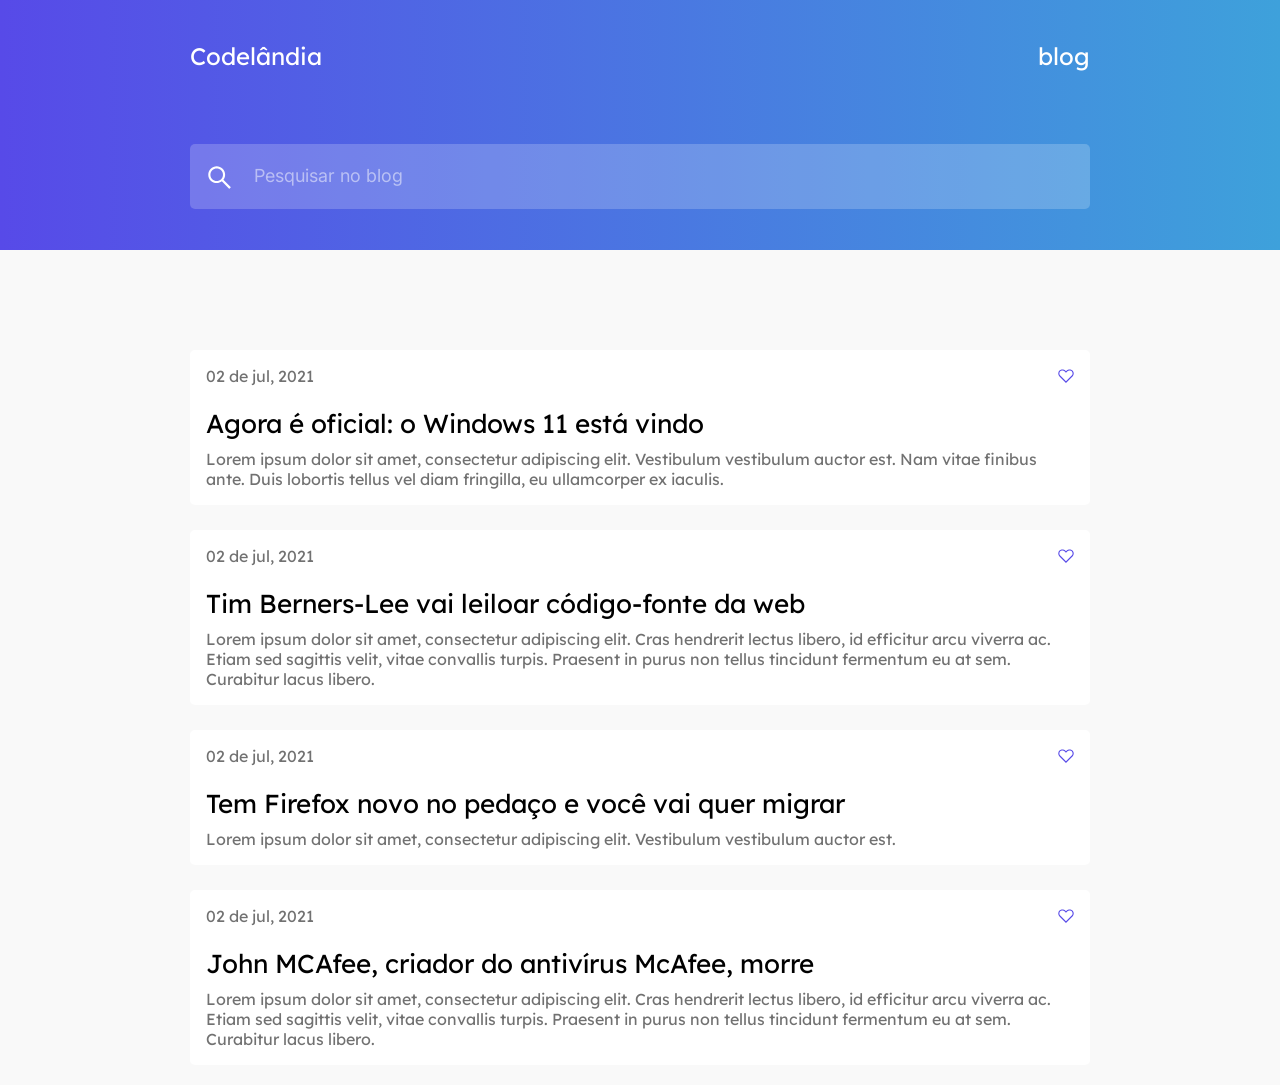
<file: index.html>
<!DOCTYPE html>
<html lang="pt-br">
<head>
    <meta charset="UTF-8">
    <meta name="viewport" content="width=device-width, initial-scale=1.0">
    <title>Desafio 01</title>
    <link href="style.css" rel="stylesheet">
    <link rel="preconnect" href="https://fonts.googleapis.com">
    <link rel="preconnect" href="https://fonts.gstatic.com" crossorigin>
    <link href="https://fonts.googleapis.com/css2?family=Inter:wght@500&family=Lexend+Deca&display=swap" rel="stylesheet">
</head>
<body>
    <header class="header">
        <div>
            <nav class="header__title">
                <a class="header__text" href="https://www.figma.com/file/Yb9IBH56g7T1hdIyZ3BMNO/Desafios---Codel%C3%A2ndia?node-id=139%3A51">Codelândia </a>
                <a class="header__text" href="#">blog </a>
            </nav>

        </div>
        <div>
            <input class="search" type="text" placeholder="Pesquisar no blog" color="white" style="color: white;">
            <img class="search__lupa" src="lupa.svg" alt="imagem de uma lupa" >
        </div>
    </header>
    <main>
        <ul style="list-style: none;">
            <li class="component">
                <div class="component__data">
                    <p class="component__text">02 de jul, 2021</p>
                    <img class="component__button" src="heart.svg">                 
                </div>
                <h1 class="component__title">Agora é oficial: o Windows 11 está vindo</h1>
                <p class="component__text">Lorem ipsum dolor sit amet, consectetur adipiscing elit. Vestibulum vestibulum auctor est. Nam vitae finibus ante. Duis lobortis tellus vel diam fringilla, eu ullamcorper ex iaculis.</p>
            </li>
            <li class="component">
                <div class="component__data">
                    <p class="component__text">02 de jul, 2021</p>
                    <img class="component__button" src="heart.svg">
                </div>
                <h1 class="component__title">Tim Berners-Lee vai leiloar código-fonte da web</h1>
                <p class="component__text">Lorem ipsum dolor sit amet, consectetur adipiscing elit. Cras hendrerit lectus libero, id efficitur arcu viverra ac. Etiam sed sagittis velit, vitae convallis turpis. Praesent in purus non tellus tincidunt fermentum eu at sem. Curabitur lacus libero.</p>
            </li>
            <li class="component">
                <div class="component__data">
                    <p class="component__text">02 de jul, 2021</p>
                    <img class="component__button" src="heart.svg">
                </div>
                <h1 class="component__title">Tem Firefox novo no pedaço e você vai
                    quer migrar</h1>
                <p class="component__text">Lorem ipsum dolor sit amet, consectetur adipiscing elit. Vestibulum vestibulum auctor est.</p>
            </li>
            <li class="component">
                <div class="component__data">
                    <p class="component__text">02 de jul, 2021</p>
                    <img class="component__button" src="heart.svg">
                </div>
                <h1 class="component__title">John MCAfee, criador do antivírus McAfee, morre</h1>
                <p class="component__text">Lorem ipsum dolor sit amet, consectetur adipiscing elit. Cras hendrerit lectus libero, id efficitur arcu viverra ac. Etiam sed sagittis velit, vitae convallis turpis. Praesent in purus non tellus tincidunt fermentum eu at sem. Curabitur lacus libero.</p>
            </li>
            
        </ul>
    </main>
</body>
</html>
</file>
<file: style.css>
@import url('https://fonts.googleapis.com/css2?family=Inter:wght@500&family=Lexend+Deca&display=swap');

*{
    margin: 0;
    padding: 0;
    box-sizing: border-box;
    text-decoration: none;
}

.header {
    width: 100%;
    height: 200px;
    background: linear-gradient(90deg , #574AE8 , #3EA1DB);
    display: flex;
    flex-direction: column;
    margin-bottom: 50px;
}

.header__title {
    /* background: red; */
    padding: 48px 4% 0 4%;
    width: 100%;
    display: flex;
    justify-content: space-between;
}

.header__text {
    font-family: 'Lexend Deca', sans-serif;
    font-size: 18px;
    color: #FFFFFF;
}

.search {
    background-color: rgba(255, 255, 255, 20%);
    display: block;
    margin: 41px 4% 0 4%;
    width: 92%;
    height: 40px;
    border: none;
    border-radius: 5px;
    padding-left: 58px;
    font-family: 'Inter', sans-serif;
    color: #ffffff;
}

::placeholder {
    color: white;
    opacity: 0.5;
    font-family: 'Inter', sans-serif;
    font-size: 14px;
}

.search__lupa {
    position: absolute;
    margin: -28px 0 0 5%;
    width: 15.63px;
    margin-left: calc(4% + 9.19px);
}

body {
    background-color: #F9F9F9;
}

.component__data {
    display: flex;
    justify-content: space-between;
}

.component {
    background-color: #ffffff;
    margin: 25px 4% 25px 4%;
    padding: 16px;
    border-radius: 5px;

}

.component__text {
    font-family: Lexend Deca;
    font-style: normal;
    font-weight: normal;
    font-size: 14px;
    line-height: 26px;
    color: #717171;
}

.component__button {
    width: 16px;
}

.component__title {
    font-family: Lexend Deca;
    font-style: normal;
    font-weight: normal;
    font-size: 18px;
    line-height: 22px;
    margin-top: 27px;
    margin-bottom: 9px;
}

@media screen and (min-width: 979px){
    .header__title, .search, .component {
        margin-left: calc((100% - 900px)/2);
        width: 900px;
    }

    .header {
        height: 250px;
        margin-bottom: 100px;

    }
    
    .header__title {
        padding: 41px 0 0 0;
    }

    .header__text {
        font-size: 24px;
    }
    

    .search {
        margin-top: 73px;
        height: 65px;
        padding-left: 64px;
    }

    ::placeholder {
        font-size: 18px;
    }

    .search__lupa {
        width: 23.44px;
        position: absolute;
        margin: -43px 0 0 5%;
        margin-left: calc(((100% - 900px)/2) + 18px);
    }
    

    .component {
        margin-top: 25px;
        margin-bottom: 20px;
    }

    .component__text {
        font-size: 16px;
        line-height: 20px;
    }
    
    .component__title {
        font-size: 26px;
        line-height: 32px;
        margin-top: 22px;
        margin-bottom: 9px;
    }
    
}
</file>
